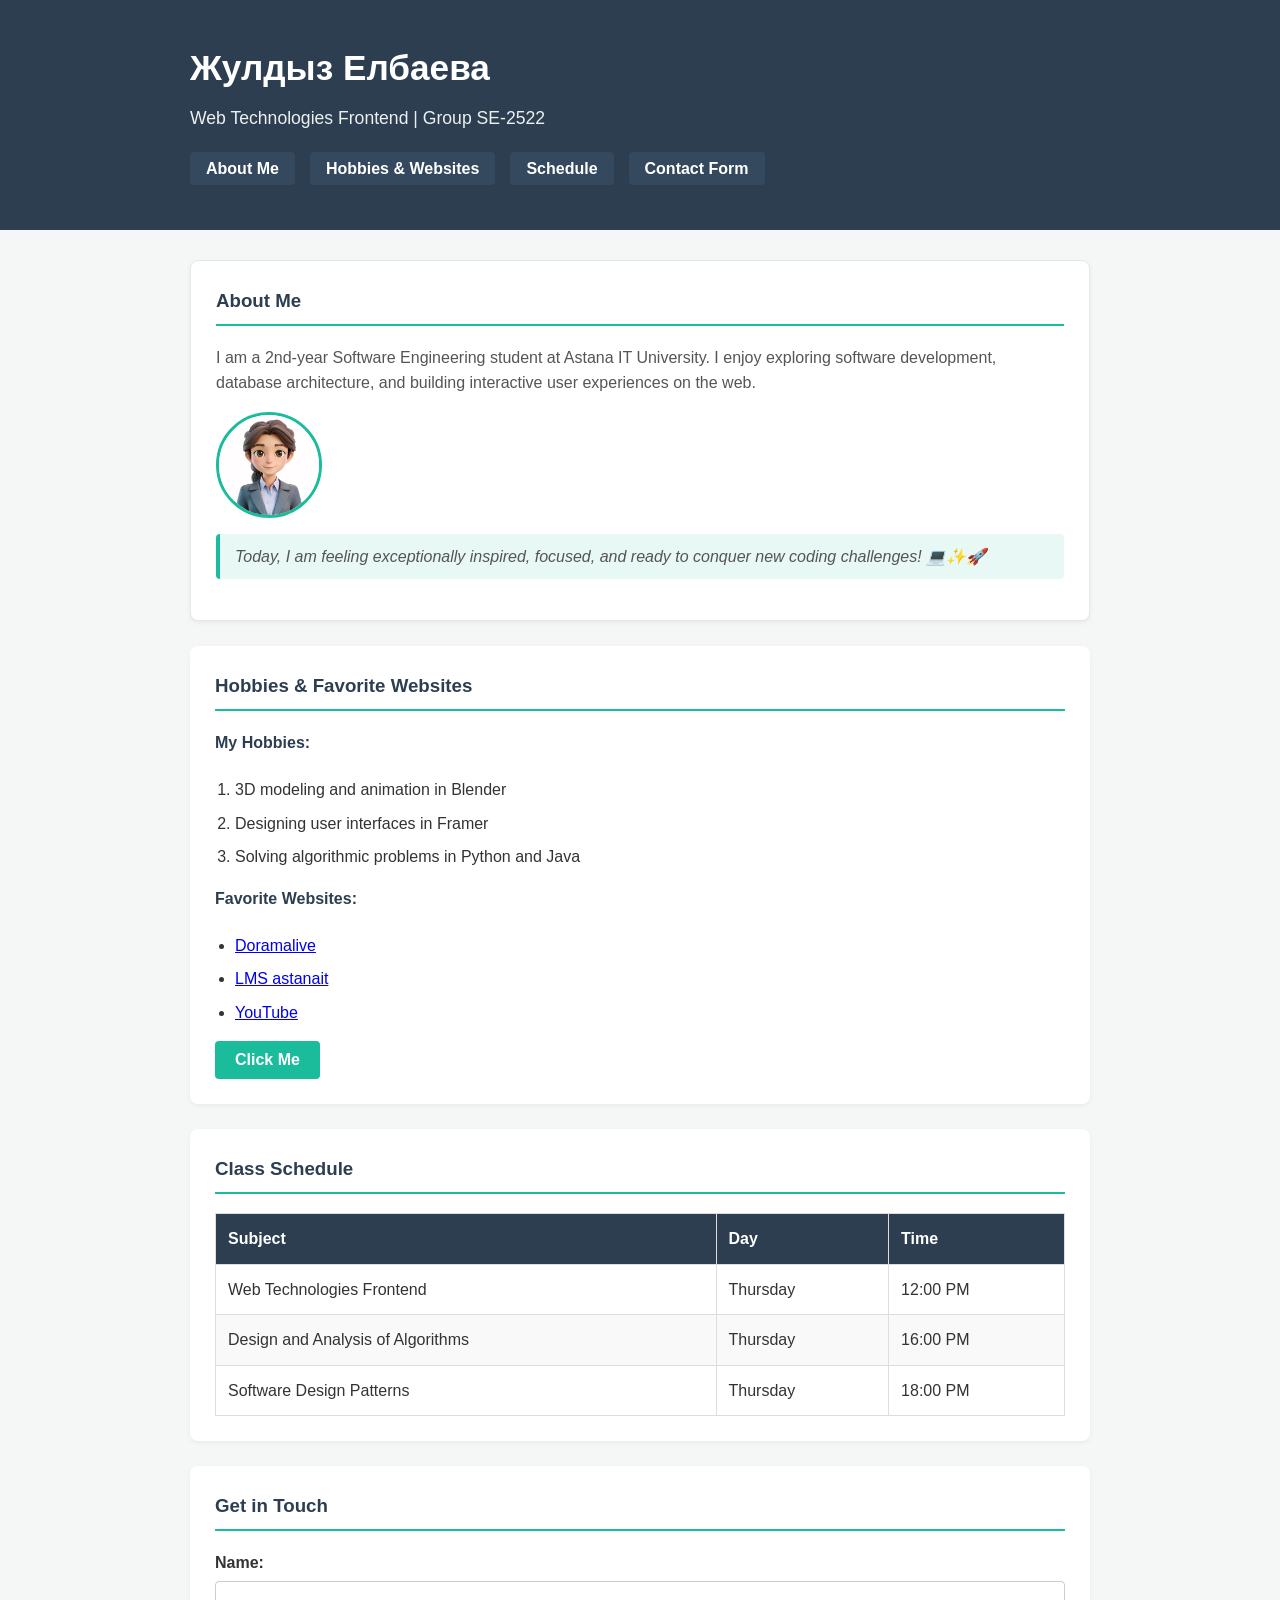
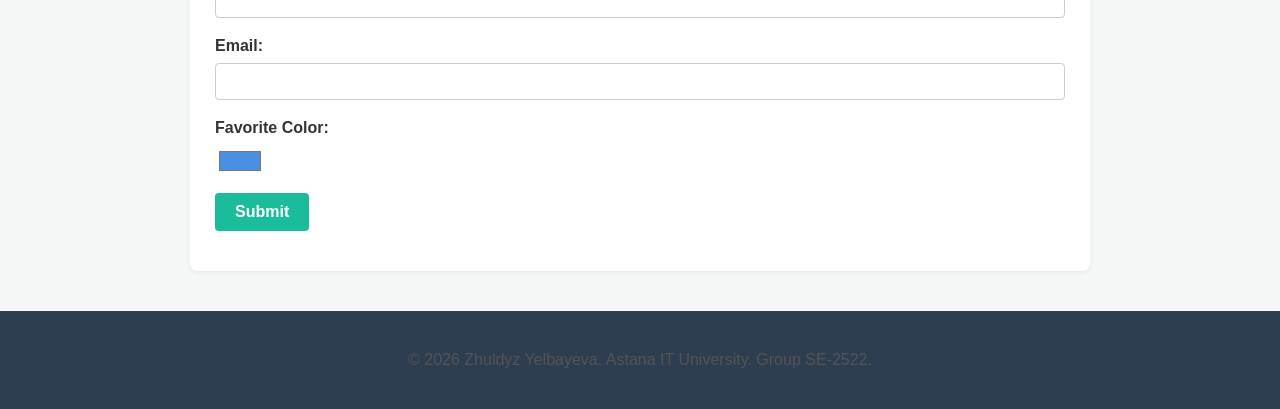
<file: index.html>
<!DOCTYPE html>
<html lang="en">
<head>
    <meta charset="UTF-8">
    <meta name="viewport" content="width=device-width, initial-scale=1.0">
    <title>My First Webpage</title>
    <link rel="stylesheet" href="style.css">
</head>
<body>

    <header class="site-header">
        <div class="header-container">
            <h1>Жулдыз Елбаева</h1>
            <h2>Web Technologies Frontend | Group SE-2522</h2>
            <nav>
                <ul class="site-nav">
                    <li><a href="#about-me">About Me</a></li>
                    <li><a href="#hobbies">Hobbies & Websites</a></li>
                    <li><a href="#schedule">Schedule</a></li>
                    <li><a href="#contact">Contact Form</a></li>
                </ul>
            </nav>
        </div>
    </header>

    <main>
        <section id="about-me" class="profile-card">
            <h3>About Me</h3>
            <p>I am a 2nd-year Software Engineering student at Astana IT University. I enjoy exploring software development, database architecture, and building interactive user experiences on the web.</p>
            
            <img src="images/аватарка.avif" width="100" height="100" alt="Profile avatar representing Zhuldyz Yelbayeva" class="avatar-img">            <p class="mood-paragraph">Today, I am feeling exceptionally inspired, focused, and ready to conquer new coding challenges! 💻✨🚀</p>
        </section>

        <section id="hobbies">
            <h3>Hobbies & Favorite Websites</h3>
            
            <h4>My Hobbies:</h4>
            <ol>
                <li>3D modeling and animation in Blender</li>
                <li>Designing user interfaces in Framer</li>
                <li>Solving algorithmic problems in Python and Java</li>
            </ol>

            <h4>Favorite Websites:</h4>
            <ul>
                <li><a href="https://n5.doramaliven.news/dorama/top/" target="_blank">Doramalive</a></li>
                <li><a href="https://lms.astanait.edu.kz/" target="_blank">LMS astanait</a></li>
                <li><a href="https://www.youtube.com/?app=desktop&hl=ru" target="_blank">YouTube</a></li>
            </ul>

            <button type="button" class="action-btn">Click Me</button>
        </section>

        <section id="schedule">
            <h3>Class Schedule</h3>
            <table>
                <thead>
                    <tr>
                        <th>Subject</th>
                        <th>Day</th>
                        <th>Time</th>
                    </tr>
                </thead>
                <tbody>
                    <tr>
                        <td>Web Technologies Frontend</td>
                        <td>Thursday</td>
                        <td>12:00 PM</td>
                    </tr>
                    <tr>
                        <td>Design and Analysis of Algorithms</td>
                        <td>Thursday</td>
                        <td>16:00 PM</td>
                    </tr>
                    <tr>
                        <td>Software Design Patterns</td>
                        <td>Thursday</td>
                        <td>18:00 PM</td>
                    </tr>
                </tbody>
            </table>
        </section>

        <section id="contact">
            <h3>Get in Touch</h3>
            <form>
                <div class="form-group">
                    <label for="name">Name:</label>
                    <input type="text" id="name" name="name" required>
                </div>
                <div class="form-group">
                    <label for="email">Email:</label>
                    <input type="email" id="email" name="email" required>
                </div>
                <div class="form-group">
                    <label for="favcolor">Favorite Color:</label>
                    <input type="color" id="favcolor" name="favcolor" value="#4a90e2">
                </div>
                <div class="form-group">
                    <button type="submit" class="submit-btn">Submit</button>
                </div>
            </form>
        </section>
    </main>

    <footer class="site-footer">
        <p>&copy; 2026 Zhuldyz Yelbayeva. Astana IT University. Group SE-2522.</p>
    </footer>

</body>
</html>
</file>
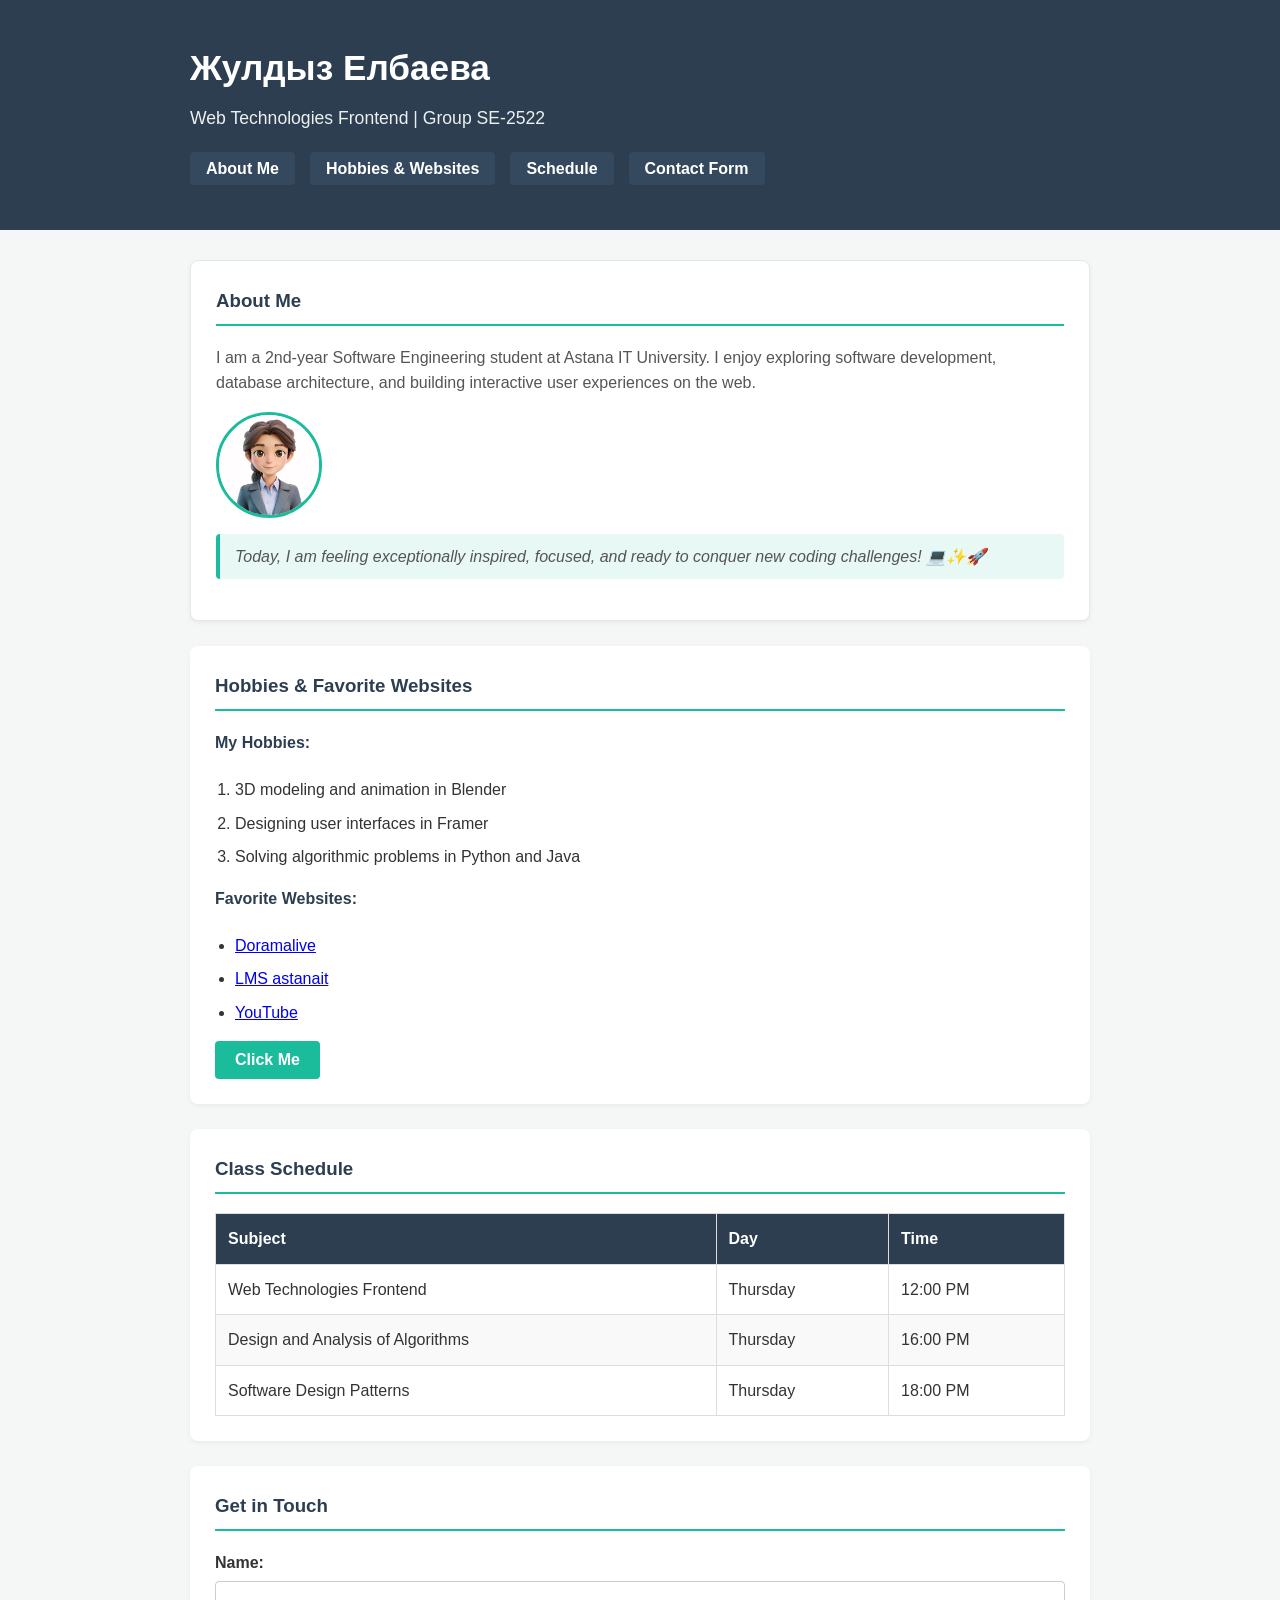
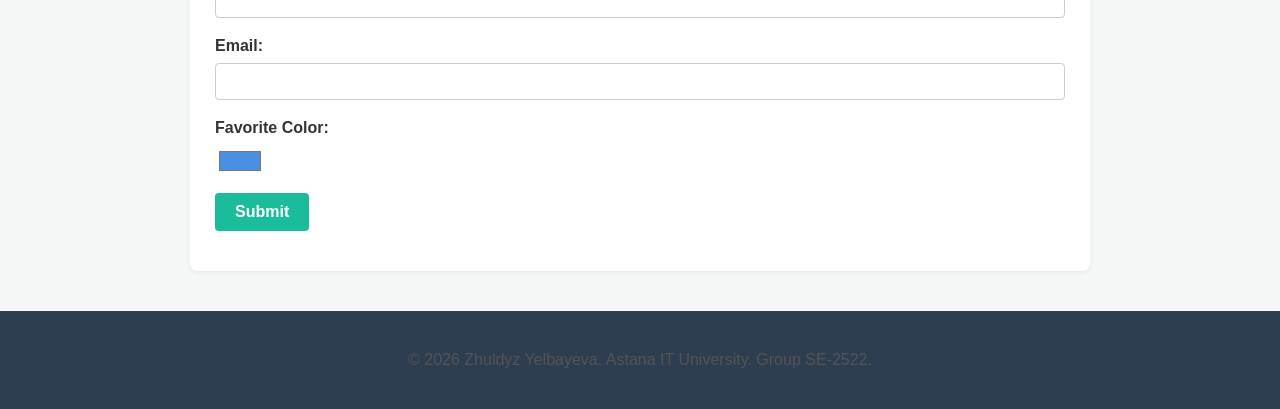
<file: indexx.html>
<!DOCTYPE html>
<html lang="en">
<head>
    <meta charset="UTF-8">
    <meta name="viewport" content="width=device-width, initial-scale=1.0">
    <title>My First Webpage</title>
    <link rel="stylesheet" href="style.css">
</head>
<body>

    <header class="site-header">
        <div class="header-container">
            <h1>Жулдыз Елбаева</h1>
            <h2>Web Technologies Frontend | Group SE-2522</h2>
            <nav>
                <ul class="site-nav">
                    <li><a href="#about-me">About Me</a></li>
                    <li><a href="#hobbies">Hobbies & Websites</a></li>
                    <li><a href="#schedule">Schedule</a></li>
                    <li><a href="#contact">Contact Form</a></li>
                </ul>
            </nav>
        </div>
    </header>

    <main>
        <section id="about-me" class="profile-card">
            <h3>About Me</h3>
            <p>I am a 2nd-year Software Engineering student at Astana IT University. I enjoy exploring software development, database architecture, and building interactive user experiences on the web.</p>
            
            <img src="images/аватарка.avif" width="100" height="100" alt="Profile avatar representing Zhuldyz Yelbayeva" class="avatar-img">            <p class="mood-paragraph">Today, I am feeling exceptionally inspired, focused, and ready to conquer new coding challenges! 💻✨🚀</p>
        </section>

        <section id="hobbies">
            <h3>Hobbies & Favorite Websites</h3>
            
            <h4>My Hobbies:</h4>
            <ol>
                <li>3D modeling and animation in Blender</li>
                <li>Designing user interfaces in Framer</li>
                <li>Solving algorithmic problems in Python and Java</li>
            </ol>

            <h4>Favorite Websites:</h4>
            <ul>
                <li><a href="https://n5.doramaliven.news/dorama/top/" target="_blank">Doramalive</a></li>
                <li><a href="https://lms.astanait.edu.kz/" target="_blank">LMS astanait</a></li>
                <li><a href="https://www.youtube.com/?app=desktop&hl=ru" target="_blank">YouTube</a></li>
            </ul>

            <button type="button" class="action-btn">Click Me</button>
        </section>

        <section id="schedule">
            <h3>Class Schedule</h3>
            <table>
                <thead>
                    <tr>
                        <th>Subject</th>
                        <th>Day</th>
                        <th>Time</th>
                    </tr>
                </thead>
                <tbody>
                    <tr>
                        <td>Web Technologies Frontend</td>
                        <td>Thursday</td>
                        <td>12:00 PM</td>
                    </tr>
                    <tr>
                        <td>Design and Analysis of Algorithms</td>
                        <td>Thursday</td>
                        <td>16:00 PM</td>
                    </tr>
                    <tr>
                        <td>Software Design Patterns</td>
                        <td>Thursday</td>
                        <td>18:00 PM</td>
                    </tr>
                </tbody>
            </table>
        </section>

        <section id="contact">
            <h3>Get in Touch</h3>
            <form>
                <div class="form-group">
                    <label for="name">Name:</label>
                    <input type="text" id="name" name="name" required>
                </div>
                <div class="form-group">
                    <label for="email">Email:</label>
                    <input type="email" id="email" name="email" required>
                </div>
                <div class="form-group">
                    <label for="favcolor">Favorite Color:</label>
                    <input type="color" id="favcolor" name="favcolor" value="#4a90e2">
                </div>
                <div class="form-group">
                    <button type="submit" class="submit-btn">Submit</button>
                </div>
            </form>
        </section>
    </main>

    <footer class="site-footer">
        <p>&copy; 2026 Zhuldyz Yelbayeva. Astana IT University. Group SE-2522.</p>
    </footer>

</body>
</html>
</file>
<file: style.css>
body {
    font-family: Arial, sans-serif;
    font-size: 16px;
    line-height: 1.6;
    color: #333333;
    background-color: #f4f7f6;
    margin: 0;
    padding: 0;
}

h1, h2, h3, h4 {
    color: #2c3e50;
    margin-top: 0;
}

p {
    color: #555555;
}

.site-header {
    background-color: #2c3e50;
    color: #ffffff;
    padding: 2.5rem 0;
}

.header-container {
    max-width: 900px;
    margin: 0 auto;
    padding: 0 20px;
}

.site-header h1 {
    color: #ffffff;
    margin: 0 0 0.5rem 0;
    font-size: 2.2rem;
}

.site-header h2 {
    color: #ecf0f1;
    margin: 0 0 1.5rem 0;
    font-size: 1.1rem;
    font-weight: normal;
}

.site-nav {
    list-style: none;
    padding: 0;
    margin: 0;
    display: flex;
    justify-content: flex-start;
    flex-wrap: wrap;
    gap: 15px;
}

.site-nav li {
    display: inline;
}

.site-nav a {
    color: #ffffff;
    text-decoration: none;
    background-color: #34495e;
    padding: 8px 16px;
    border-radius: 4px;
    font-weight: bold;
    transition: background-color 0.3s ease;
}

.site-nav a:hover,
.site-nav a:focus {
    background-color: #1abc9c;
}

main {
    max-width: 900px;
    margin: 30px auto;
    padding: 0 20px;
}

section {
    background: #ffffff;
    padding: 25px;
    margin-bottom: 25px;
    border-radius: 8px;
    box-shadow: 0 2px 5px rgba(0,0,0,0.05);
}

section h3 {
    color: #2c3e50;
    border-bottom: 2px solid #1abc9c;
    padding-bottom: 8px;
}

.profile-card {
    background-color: #ffffff;
    border: 1px solid #e2e8f0;
}

.avatar-img {
    width: 100px;
    height: 100px;
    border-radius: 50%;
    object-fit: cover;
    margin: 15px 0;
    border: 3px solid #1abc9c;
    display: block;
}

.mood-paragraph {
    font-style: italic;
    color: #555555;
    background-color: #e8f8f5;
    padding: 10px 15px;
    border-left: 4px solid #1abc9c;
    border-radius: 4px;
}

ol, ul {
    padding-left: 20px;
}

li {
    margin-bottom: 8px;
}

.action-btn, 
button[type="button"], 
button[type="submit"] {
    background-color: #1abc9c;
    color: white;
    border: none;
    padding: 10px 20px;
    border-radius: 4px;
    cursor: pointer;
    font-size: 1rem;
    font-weight: bold;
}

.action-btn:hover, 
button[type="button"]:hover, 
button[type="submit"]:hover {
    background-color: #16a085;
}

table {
    width: 100%;
    border-collapse: collapse;
    margin-top: 15px;
}

th, td {
    border: 1px solid #ddd;
    padding: 12px;
    text-align: left;
}

th {
    background-color: #2c3e50;
    color: white;
}

tr:nth-child(even) {
    background-color: #f9f9f9;
}

form div {
    margin-bottom: 15px;
}

label {
    display: block;
    margin-bottom: 5px;
    font-weight: bold;
    color: #333333;
}

input[type="text"],
input[type="email"] {
    width: 100%;
    padding: 10px;
    border: 1px solid #ccc;
    border-radius: 4px;
    box-sizing: border-box;
}

input[type="color"] {
    border: none;
    width: 50px;
    height: 30px;
    cursor: pointer;
    background: none;
}

input:focus {
    outline: 2px solid #1abc9c;
}

.site-footer {
    text-align: center;
    padding: 20px;
    background-color: #2c3e50;
    color: white;
    margin-top: 40px;
}
</file>
